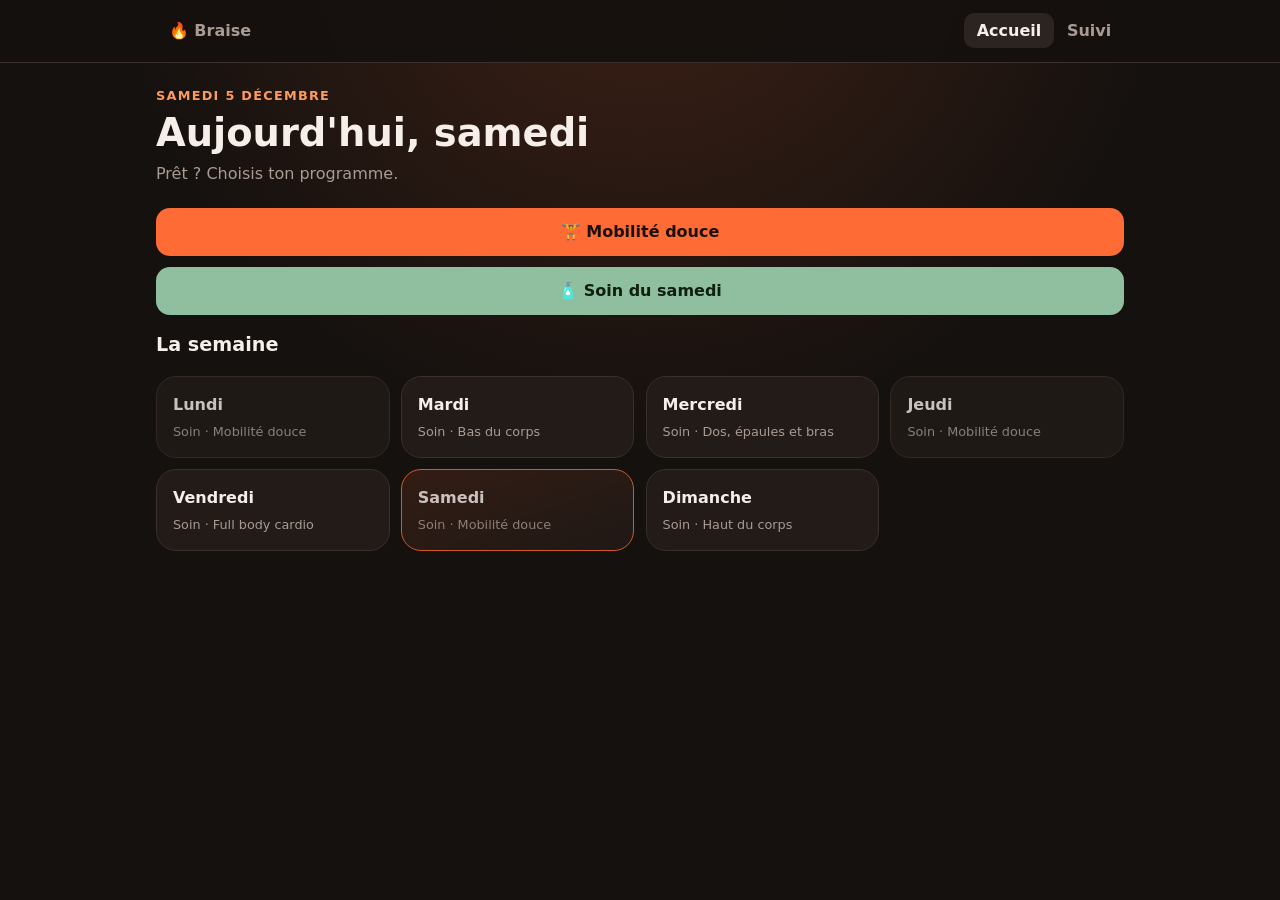
<file: index.html>
<!DOCTYPE html>
<html lang="fr">
<head>
<meta charset="UTF-8">
<meta name="viewport" content="width=device-width, initial-scale=1">
<meta name="theme-color" content="#15110f">
<title>Accueil · Braise</title>
<link rel="manifest" href="manifest.json">
<link rel="icon" href="icons/icon-192.png">
<link rel="stylesheet" href="base.css">
<link rel="stylesheet" href="components.css">
<link rel="stylesheet" href="pages.css">
</head>
<body data-page="index">
<main id="app"></main>
<script src="data.js"></script>
<script src="timer.js"></script>
<script src="app.js"></script>
</body>
</html>
</file>
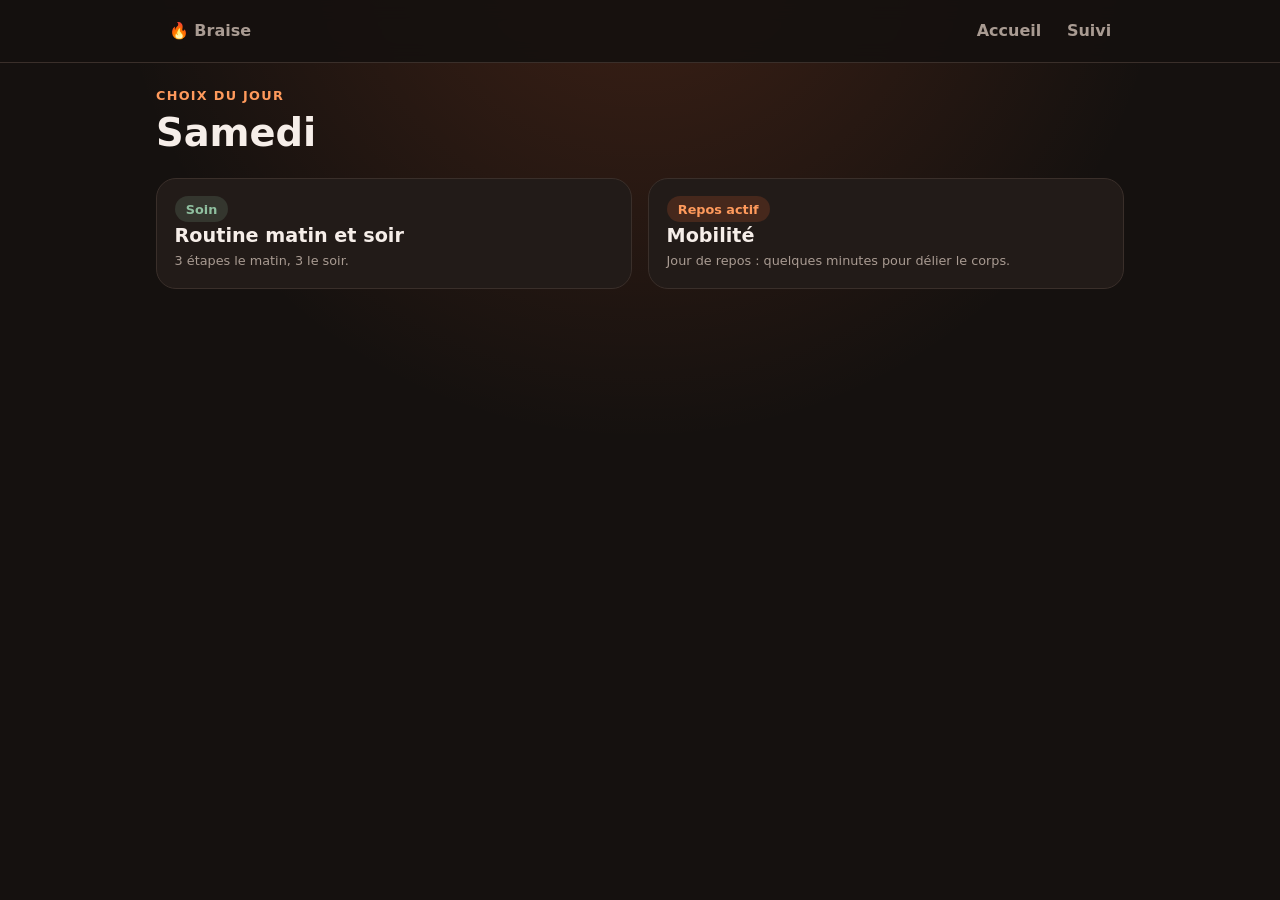
<file: jour.html>
<!DOCTYPE html>
<html lang="fr">
<head>
<meta charset="UTF-8">
<meta name="viewport" content="width=device-width, initial-scale=1">
<meta name="theme-color" content="#15110f">
<title>Jour · Braise</title>
<link rel="manifest" href="manifest.json">
<link rel="icon" href="icons/icon-192.png">
<link rel="stylesheet" href="base.css">
<link rel="stylesheet" href="components.css">
<link rel="stylesheet" href="pages.css">
</head>
<body data-page="jour">
<main id="app"></main>
<script src="data.js"></script>
<script src="timer.js"></script>
<script src="app.js"></script>
</body>
</html>
</file>
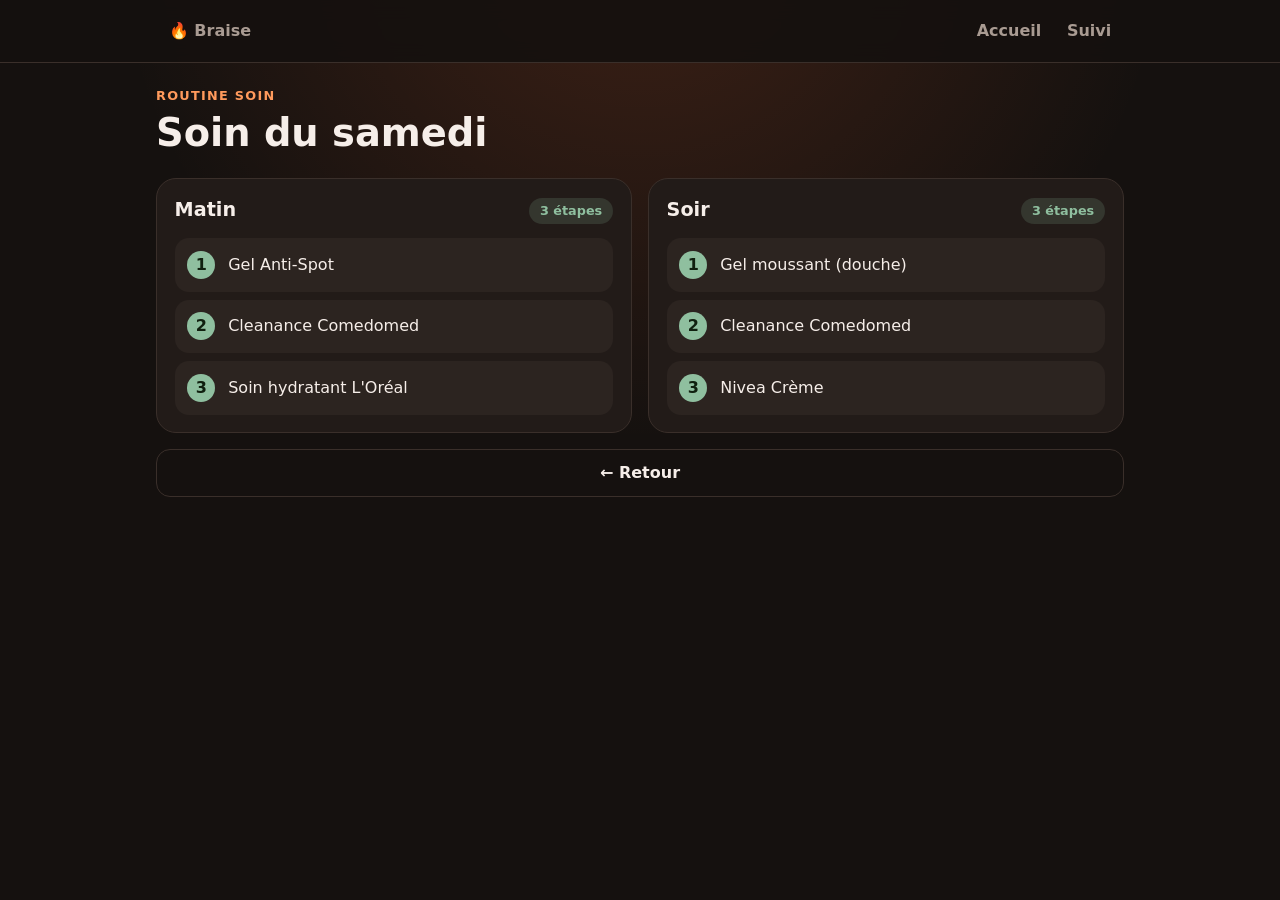
<file: soin.html>
<!DOCTYPE html>
<html lang="fr">
<head>
<meta charset="UTF-8">
<meta name="viewport" content="width=device-width, initial-scale=1">
<meta name="theme-color" content="#15110f">
<title>Soin · Braise</title>
<link rel="manifest" href="manifest.json">
<link rel="icon" href="icons/icon-192.png">
<link rel="stylesheet" href="base.css">
<link rel="stylesheet" href="components.css">
<link rel="stylesheet" href="pages.css">
</head>
<body data-page="soin">
<main id="app"></main>
<script src="data.js"></script>
<script src="timer.js"></script>
<script src="app.js"></script>
</body>
</html>
</file>
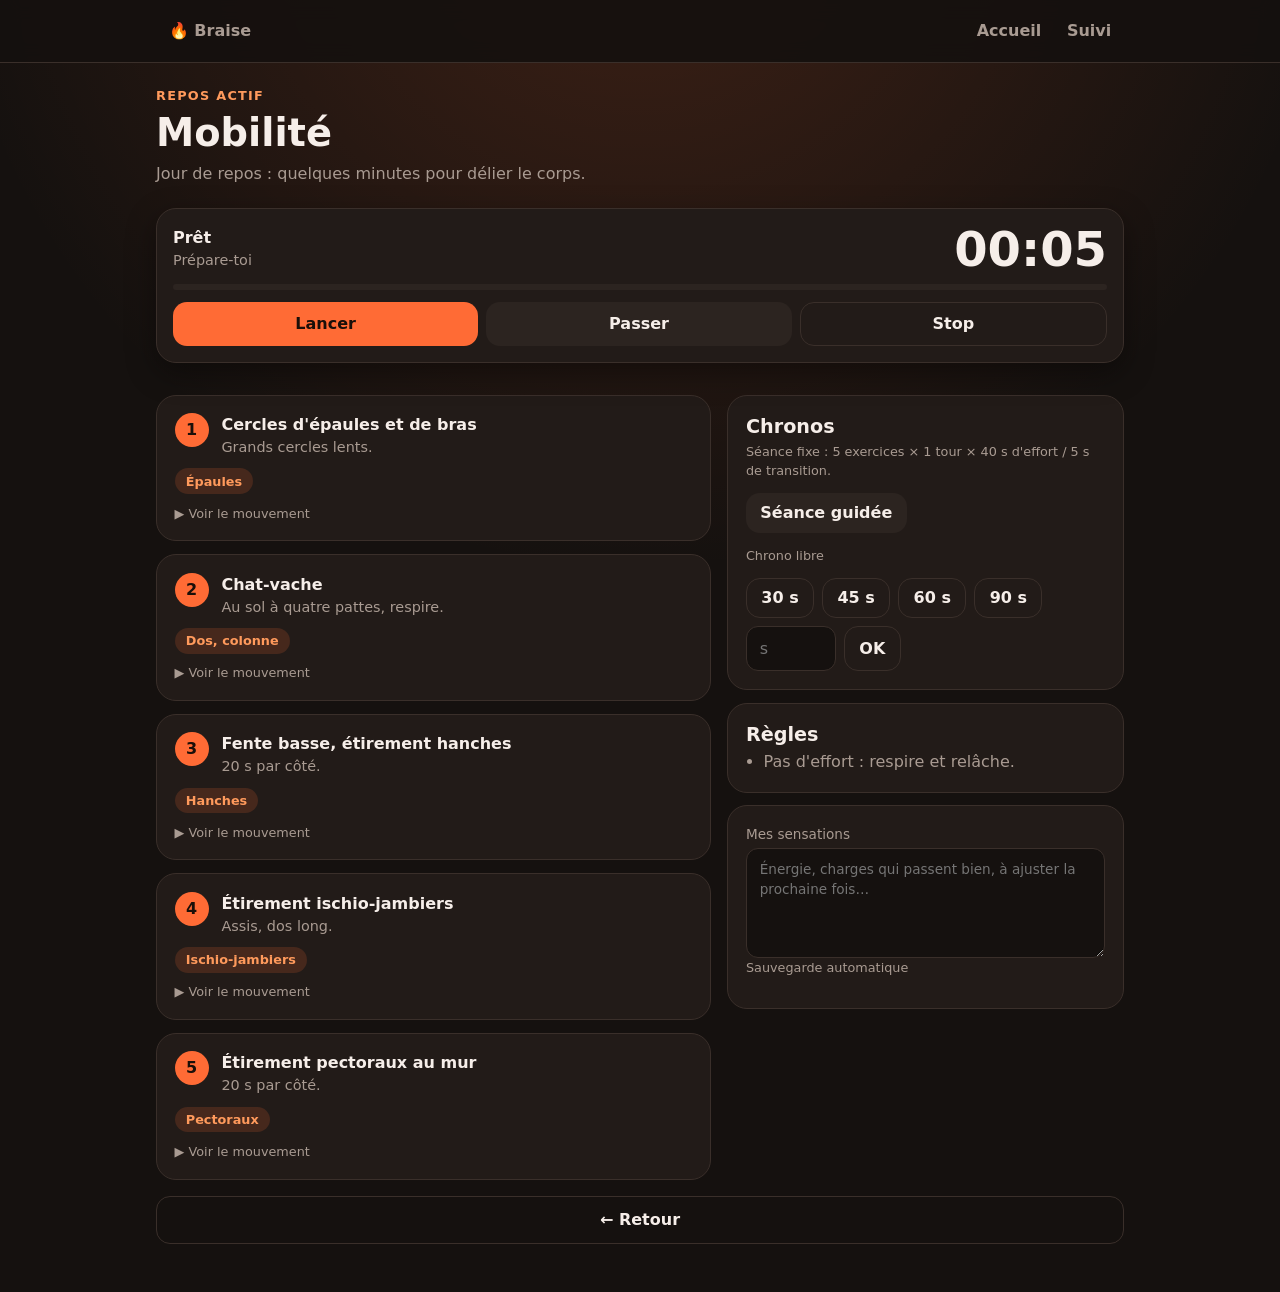
<file: sport.html>
<!DOCTYPE html>
<html lang="fr">
<head>
<meta charset="UTF-8">
<meta name="viewport" content="width=device-width, initial-scale=1">
<meta name="theme-color" content="#15110f">
<title>Sport · Braise</title>
<link rel="manifest" href="manifest.json">
<link rel="icon" href="icons/icon-192.png">
<link rel="stylesheet" href="base.css">
<link rel="stylesheet" href="components.css">
<link rel="stylesheet" href="pages.css">
</head>
<body data-page="sport">
<main id="app"></main>
<script src="data.js"></script>
<script src="timer.js"></script>
<script src="app.js"></script>
</body>
</html>
</file>
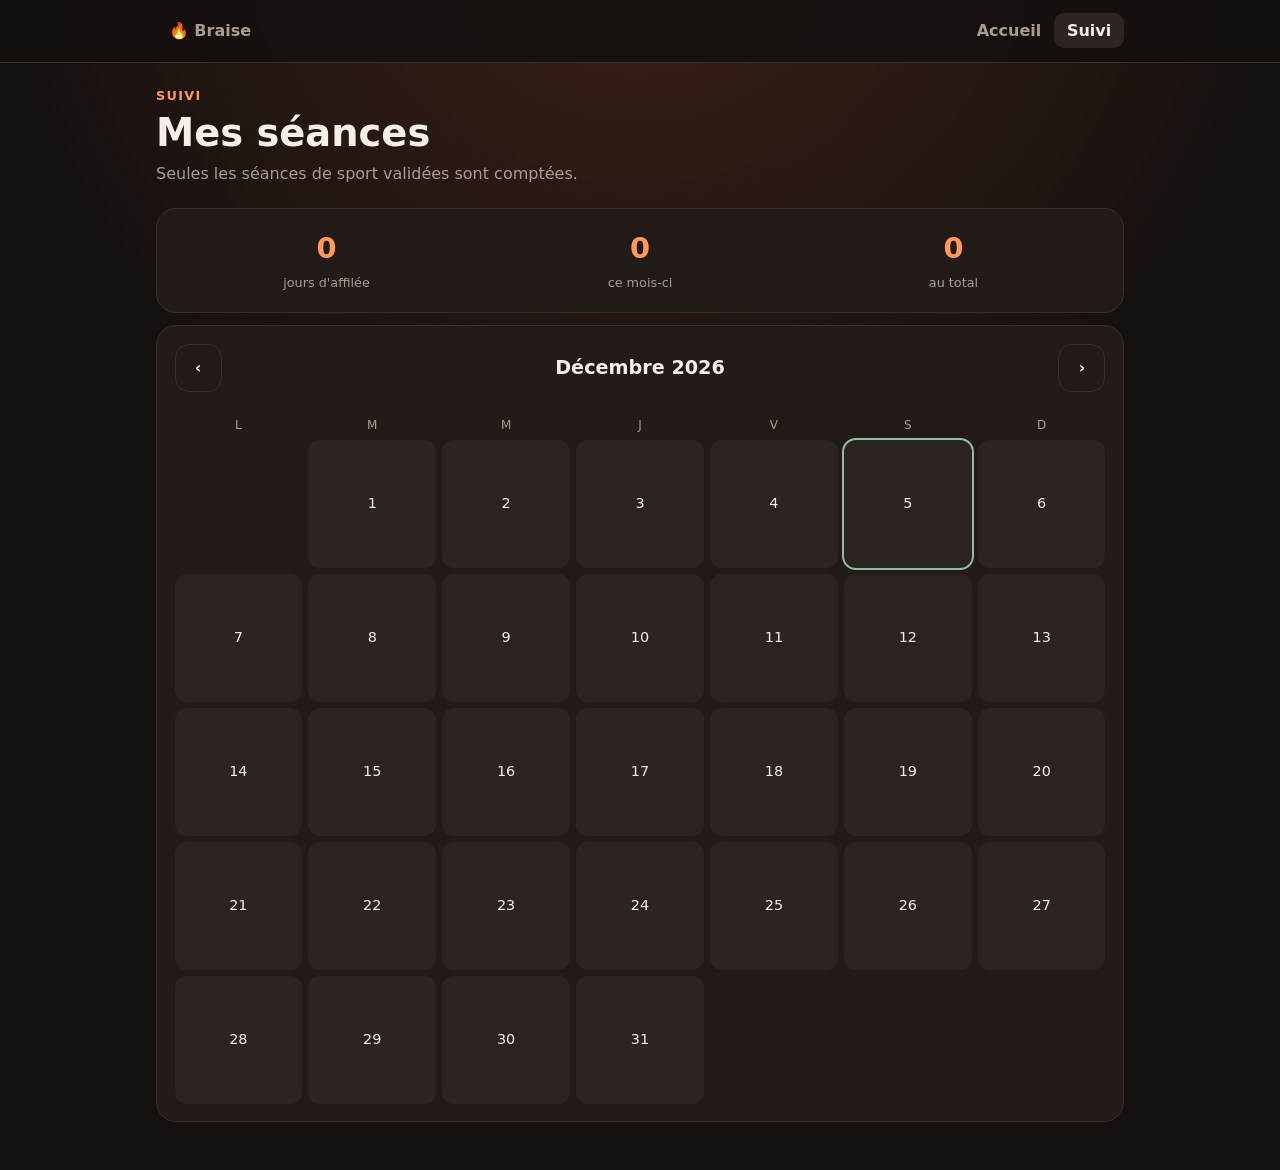
<file: suivi.html>
<!DOCTYPE html>
<html lang="fr">
<head>
<meta charset="UTF-8">
<meta name="viewport" content="width=device-width, initial-scale=1">
<meta name="theme-color" content="#15110f">
<title>Suivi · Braise</title>
<link rel="manifest" href="manifest.json">
<link rel="icon" href="icons/icon-192.png">
<link rel="stylesheet" href="base.css">
<link rel="stylesheet" href="components.css">
<link rel="stylesheet" href="pages.css">
</head>
<body data-page="suivi">
<main id="app"></main>
<script src="data.js"></script>
<script src="timer.js"></script>
<script src="app.js"></script>
</body>
</html>
</file>
<file: base.css>
:root{--bg:#15110f;--card:#221b18;--card2:#2c2420;--line:#3a2f2a;--txt:#f6eee9;--mut:#a99b92;--ember:#ff6b35;--ember2:#ff9a5c;--sage:#8fbf9f;--r:20px}
*{box-sizing:border-box;margin:0}
html{-webkit-text-size-adjust:100%}
body{font-family:system-ui,-apple-system,"Segoe UI",Roboto,sans-serif;background:var(--bg);color:var(--txt);line-height:1.5;min-height:100vh;background-image:radial-gradient(circle at 50% -10%,rgba(255,107,53,.18),transparent 45%)}
a{color:inherit;text-decoration:none}
h1{font-size:1.9rem;line-height:1.15}h2{font-size:1.2rem}h3{font-size:1rem}
button,input,textarea{font:inherit;color:inherit}
button{cursor:pointer;border:0}
:focus-visible{outline:2px solid var(--ember2);outline-offset:2px}
</file>
<file: components.css>
.btn{display:inline-flex;align-items:center;justify-content:center;gap:.5rem;min-height:48px;padding:0 1.2rem;border-radius:14px;background:var(--card2);font-weight:700}
.btn.main{background:var(--ember);color:#1a0f09}
.btn.sage{background:var(--sage);color:#10200f}
.btn.ghost{background:transparent;border:1px solid var(--line)}
.btn[aria-disabled=true]{opacity:.45;pointer-events:none}
.card{background:var(--card);border:1px solid var(--line);border-radius:var(--r);padding:1.1rem}
.pill{display:inline-block;padding:.2rem .7rem;border-radius:99px;background:var(--card2);color:var(--mut);font-size:.8rem;font-weight:600}
.pill.ember{background:rgba(255,107,53,.16);color:var(--ember2)}
.pill.sage{background:rgba(143,191,159,.16);color:var(--sage)}
.eyebrow{color:var(--ember2);font-size:.8rem;font-weight:700;letter-spacing:.1em;text-transform:uppercase}
#top{position:sticky;top:0;z-index:6;width:100%;background:rgba(21,17,15,.92);backdrop-filter:blur(10px);border-bottom:1px solid var(--line)}
.nav{display:flex;justify-content:space-between;align-items:center;padding:.7rem max(1rem,calc((100% - 1000px)/2 + 1rem));}
.nav a{padding:.5rem .8rem;border-radius:10px;font-weight:600;color:var(--mut)}
.nav a.on{color:var(--txt);background:var(--card2)}
.timers{position:sticky;top:57px;z-index:4;display:grid;gap:.5rem;margin:0 0 1rem}
.timer{border:1px solid var(--line);border-radius:var(--r);background:var(--card);padding:1rem;box-shadow:0 10px 30px rgba(0,0,0,.4)}
.timer[data-kind=work]{border-color:var(--ember)}
.timer[data-kind=rest]{border-color:var(--sage)}
.t-time{font-size:3rem;font-weight:800;font-variant-numeric:tabular-nums;line-height:1}
.t-row{display:flex;gap:.6rem;align-items:center;justify-content:space-between}
.t-info{color:var(--mut);font-size:.9rem;min-height:1.3em}
.t-bar{height:6px;background:var(--card2);border-radius:9px;margin:.7rem 0;overflow:hidden}
.t-bar i{display:block;height:100%;width:0;background:var(--ember);transition:width .25s linear}
.timer[data-kind=rest] .t-bar i{background:var(--sage)}
.t-ctrl{display:flex;gap:.5rem}.t-ctrl .btn{flex:1;min-height:44px;padding:0 .5rem}
.exo{display:grid;gap:.6rem}
.exo-head{display:flex;gap:.8rem;align-items:flex-start}
.exo-n{flex:none;width:34px;height:34px;border-radius:50%;background:var(--ember);color:#1a0f09;display:grid;place-items:center;font-weight:800}
.exo-tip{color:var(--mut);font-size:.9rem}
.meta{display:flex;flex-wrap:wrap;gap:.4rem}
.edit{display:flex;flex-wrap:wrap;gap:.6rem;align-items:end}
.edit[hidden]{display:none}
label{display:grid;gap:.25rem;font-size:.85rem;color:var(--mut)}
input,textarea{background:var(--bg);border:1px solid var(--line);border-radius:12px;padding:.6rem .8rem;width:100%}
input[type=number]{width:90px}
textarea{min-height:110px;resize:vertical}
.small{font-size:.8rem;color:var(--mut)}
</file>
<file: pages.css>
#app{width:min(1000px,100%);margin:0 auto;padding:0 1rem 3rem;display:grid;gap:1rem}
.hero{padding:1.4rem 0 .4rem;display:grid;gap:.4rem}
.hero p{color:var(--mut)}
.today{display:grid;gap:.7rem}
.days{display:grid;grid-template-columns:repeat(2,1fr);gap:.7rem}
.day{display:grid;gap:.3rem;padding:1rem;border-radius:var(--r);background:var(--card);border:1px solid var(--line)}
.day.now{border-color:var(--ember);background:linear-gradient(160deg,rgba(255,107,53,.16),var(--card))}
.day.rest{opacity:.8}
.choices,.soin-grid,.split{display:grid;gap:1rem}
.steps{display:grid;gap:.5rem;margin-top:.8rem}
.step{display:flex;gap:.8rem;align-items:center;padding:.8rem;border-radius:14px;background:var(--card2)}
.step b{width:28px;height:28px;border-radius:50%;background:var(--sage);color:#10200f;display:grid;place-items:center;flex:none}
.list{display:grid;gap:.8rem}
.cfg{display:flex;gap:.6rem;flex-wrap:wrap;align-items:end;margin-top:.8rem}
.presets{display:flex;gap:.5rem;flex-wrap:wrap;margin-top:.8rem}
.presets .btn{min-height:40px;padding:0 .9rem}
.rules{padding-left:1.1rem;color:var(--mut);display:grid;gap:.3rem}
.cal{display:grid;grid-template-columns:repeat(7,1fr);gap:.4rem;text-align:center}
.cal span{aspect-ratio:1;display:grid;place-items:center;border-radius:12px;background:var(--card2);font-size:.9rem}
.cal .h{background:none;aspect-ratio:auto;color:var(--mut);font-size:.75rem}
.cal .ok{background:var(--ember);color:#1a0f09;font-weight:800}
.cal .td{outline:2px solid var(--sage)}
.cal .e{background:none}
.stats{display:grid;grid-template-columns:repeat(3,1fr);gap:.6rem;text-align:center}
.stats b{display:block;font-size:1.8rem;color:var(--ember2)}
.mon{display:flex;justify-content:space-between;align-items:center}
@media(min-width:700px){.days{grid-template-columns:repeat(4,1fr)}.choices,.soin-grid{grid-template-columns:1fr 1fr}.split{grid-template-columns:1.4fr 1fr;align-items:start}.timers{top:60px}h1{font-size:2.4rem}}
</file>
